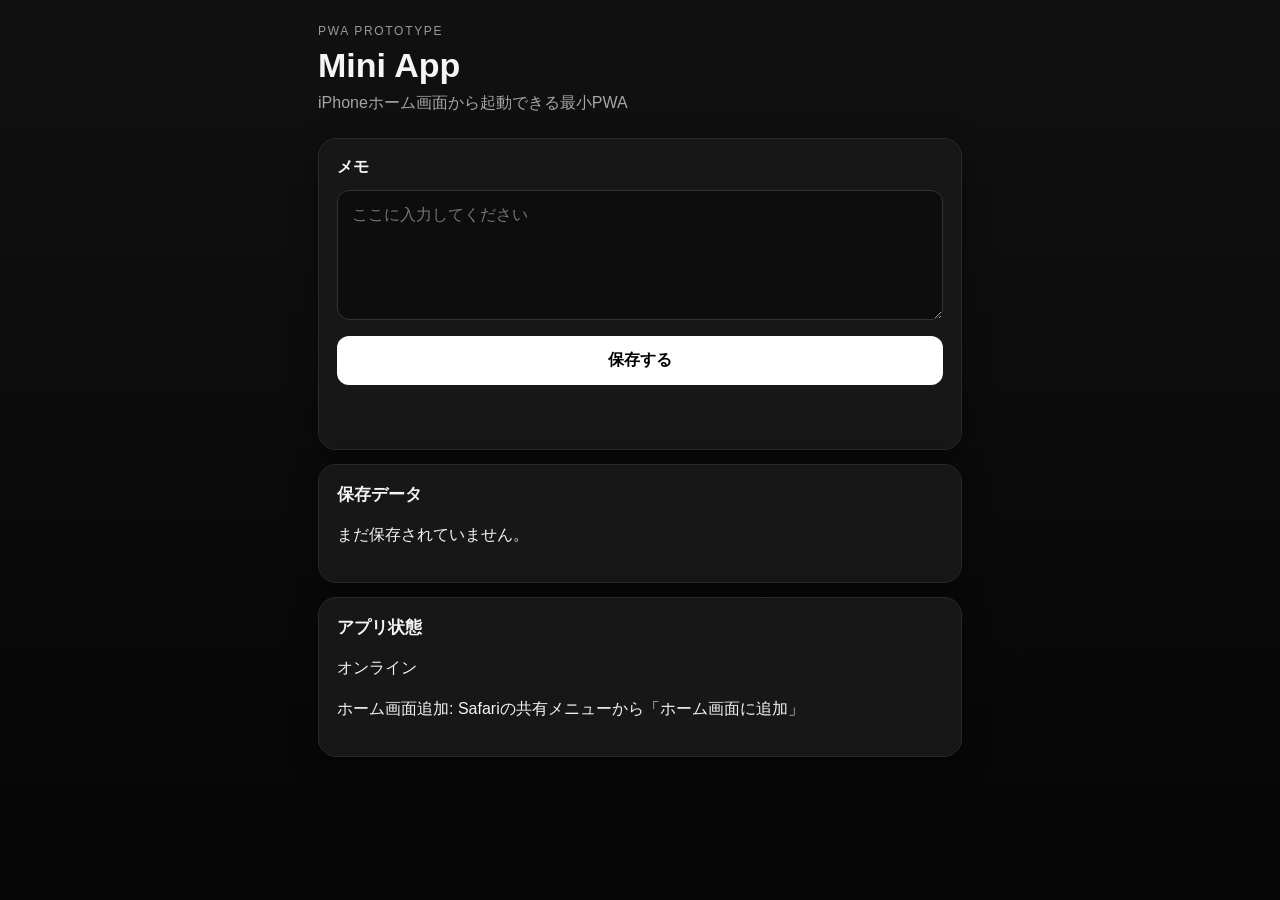
<file: index.html>
<!doctype html><html lang="ja"><head><meta charset="utf-8"><meta name="viewport" content="width=device-width,initial-scale=1,viewport-fit=cover"><meta name="theme-color" content="#0a0a0a"><meta name="apple-mobile-web-app-capable" content="yes"><meta name="apple-mobile-web-app-status-bar-style" content="black-translucent"><meta name="apple-mobile-web-app-title" content="PWA Mini App"><link rel="apple-touch-icon" href="./icon-512.png"><link rel="manifest" href="./manifest.json"><link rel="stylesheet" href="./style.css"><title>PWA Mini App</title></head><body><main class="app"><header><p class="eyebrow">PWA PROTOTYPE</p><h1>Mini App</h1><p class="subtitle">iPhoneホーム画面から起動できる最小PWA</p></header><section class="card"><label for="memo">メモ</label><textarea id="memo" placeholder="ここに入力してください"></textarea><button id="save" type="button">保存する</button><p id="status" class="status" aria-live="polite"></p></section><section class="card"><h2>保存データ</h2><p id="saved">まだ保存されていません。</p></section><section class="card"><h2>アプリ状態</h2><p id="connection">確認中...</p><p id="install">ホーム画面追加: Safariの共有メニューから「ホーム画面に追加」</p></section></main><script src="./app.js"></script></body></html>
</file>
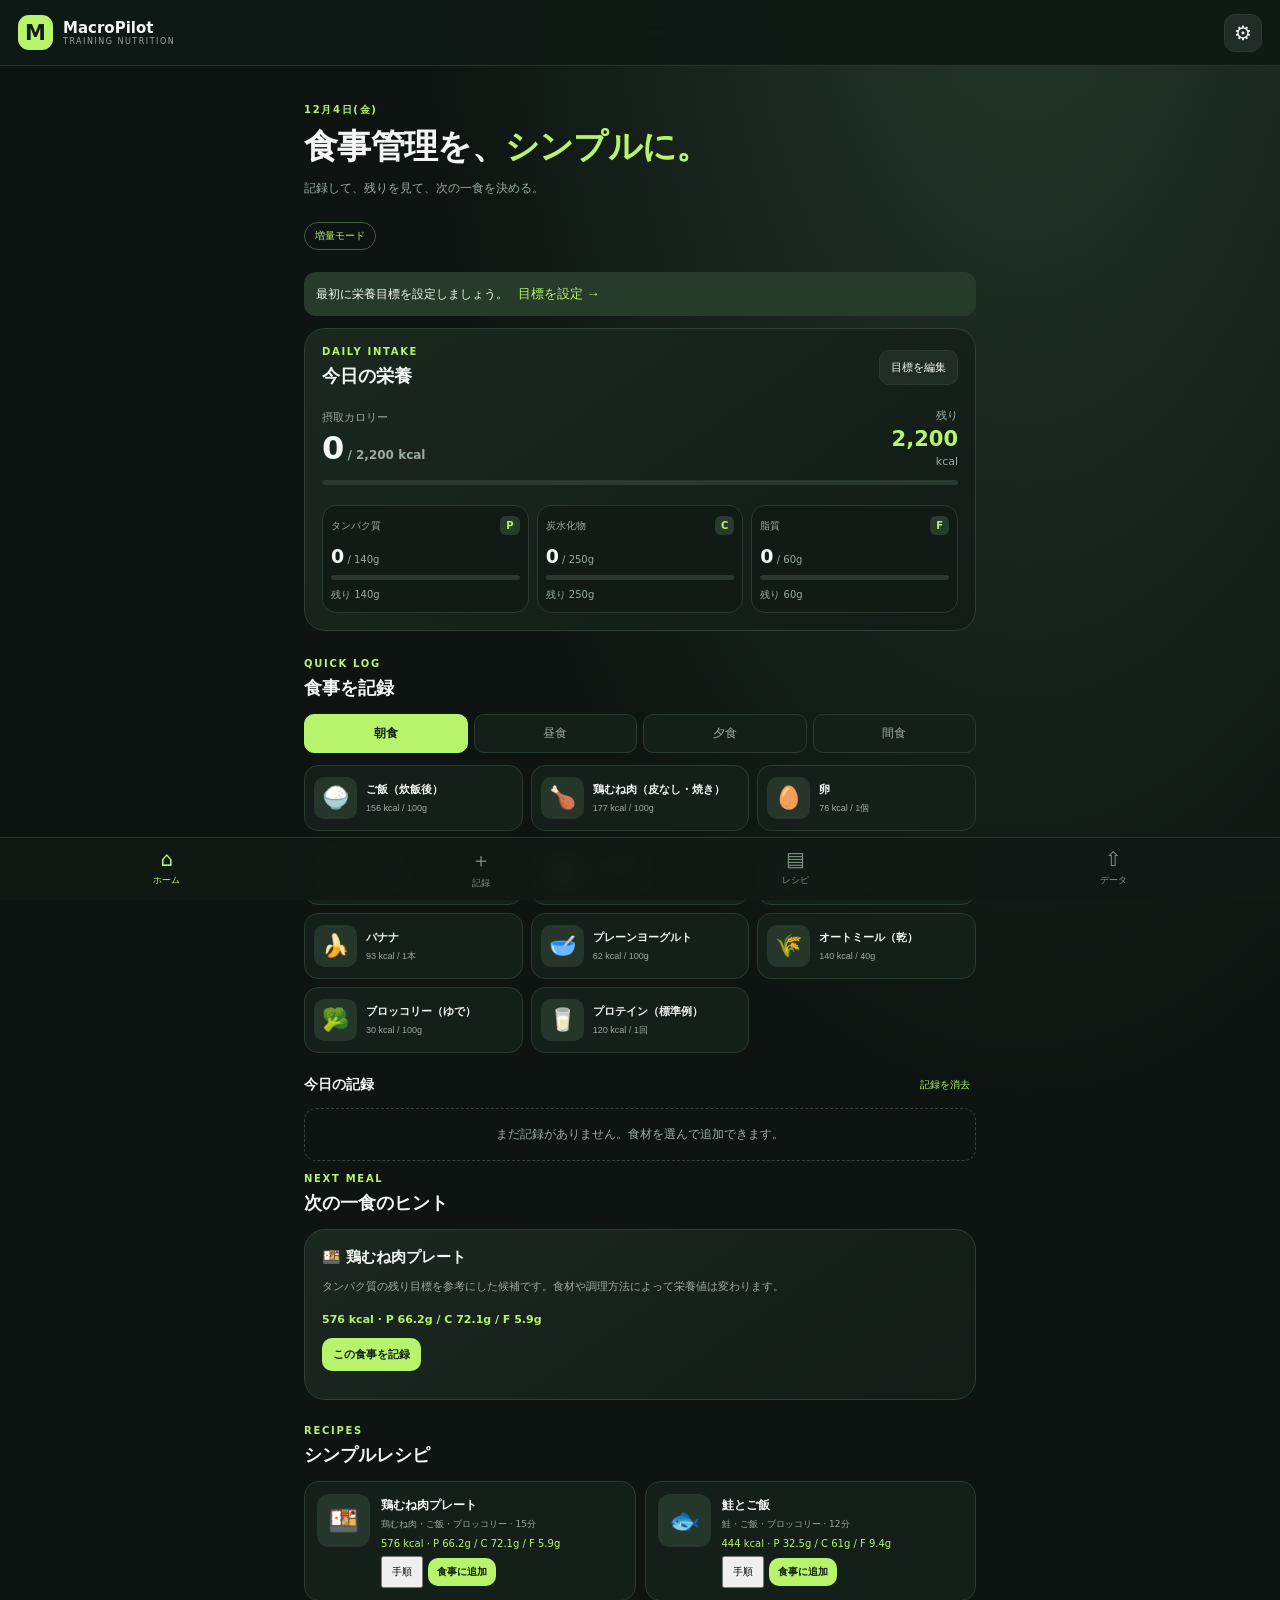
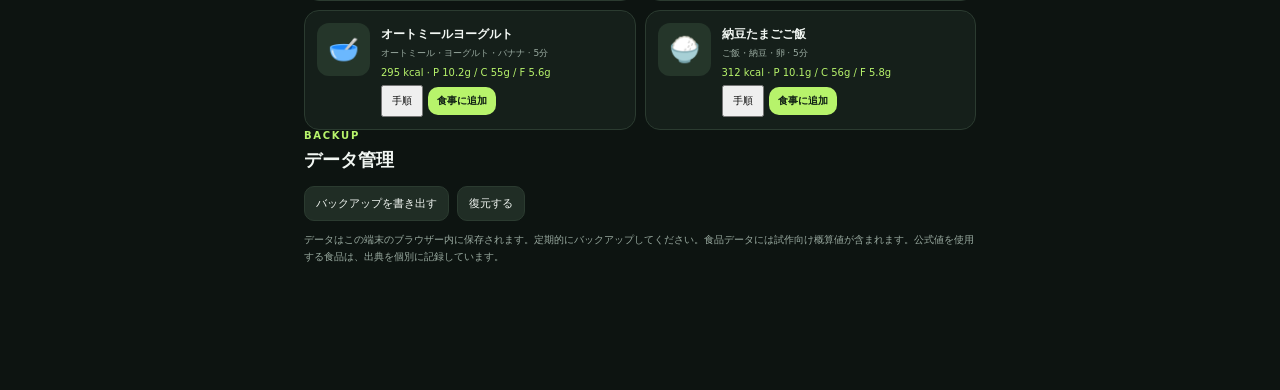
<file: macropilot/index.html>
<!doctype html><html lang="ja"><head><meta charset="utf-8"><meta name="viewport" content="width=device-width,initial-scale=1,viewport-fit=cover"><meta name="theme-color" content="#101915"><link rel="manifest" href="manifest.json"><link rel="stylesheet" href="style.css"><title>MacroPilot</title></head><body>
<header><div class="logo">M</div><div><b>MacroPilot</b><small>TRAINING NUTRITION</small></div><button id="settings" class="gear" aria-label="設定">⚙</button></header>
<main><section class="intro"><p id="date" class="eyebrow">TODAY</p><h1>食事管理を、<em>シンプルに。</em></h1><p class="muted">記録して、残りを見て、次の一食を決める。</p><span id="mode" class="pill">増量モード</span></section><p id="notice" class="notice" hidden>最初に栄養目標を設定しましょう。 <button id="setup">目標を設定 →</button></p>
<section class="panel"><div class="heading"><div><p class="eyebrow">DAILY INTAKE</p><h2>今日の栄養</h2></div><button id="edit" class="secondary">目標を編集</button></div><div class="calories"><div><small>摂取カロリー</small><div class="number"><span id="kcal">0</span><small> / <span id="kgoal">2200</span> kcal</small></div></div><div class="remain"><small>残り</small><b id="kleft">2200</b><small>kcal</small></div></div><div class="bar"><i id="kbar"></i></div><div class="macros"><div><label>タンパク質 <b>P</b></label><strong><span id="p">0</span><small> / <span id="gp">140</span>g</small></strong><div class="bar"><i id="bp"></i></div><small>残り <span id="lp">140</span>g</small></div><div><label>炭水化物 <b>C</b></label><strong><span id="c">0</span><small> / <span id="gc">250</span>g</small></strong><div class="bar blue"><i id="bc"></i></div><small>残り <span id="lc">250</span>g</small></div><div><label>脂質 <b>F</b></label><strong><span id="f">0</span><small> / <span id="gf">60</span>g</small></strong><div class="bar orange"><i id="bf"></i></div><small>残り <span id="lf">60</span>g</small></div></div></section>
<section><div class="heading"><div><p class="eyebrow">QUICK LOG</p><h2>食事を記録</h2></div></div><div id="tabs" class="tabs"><button class="active" data-meal="朝食">朝食</button><button data-meal="昼食">昼食</button><button data-meal="夕食">夕食</button><button data-meal="間食">間食</button></div><div id="foodList" class="food-grid"></div><div class="heading sub"><h3>今日の記録</h3><button id="clear" class="link">記録を消去</button></div><div id="logs"></div></section>
<section><div class="heading"><div><p class="eyebrow">NEXT MEAL</p><h2>次の一食のヒント</h2></div></div><div id="hint" class="hint"></div></section>
<section><div class="heading"><div><p class="eyebrow">RECIPES</p><h2>シンプルレシピ</h2></div></div><div id="recipes" class="recipes"></div></section>
<section><div class="heading"><div><p class="eyebrow">BACKUP</p><h2>データ管理</h2></div></div><div class="backup"><button id="export" class="secondary">バックアップを書き出す</button><label class="secondary">復元する<input id="import" type="file" accept="application/json"></label></div><p class="footnote">データはこの端末のブラウザー内に保存されます。定期的にバックアップしてください。食品データには試作向け概算値が含まれます。公式値を使用する食品は、出典を個別に記録しています。</p></section>
</main><nav><a class="active" href="#">⌂<small>ホーム</small></a><a href="#foodList">＋<small>記録</small></a><a href="#recipes">▤<small>レシピ</small></a><a href="#export">⇧<small>データ</small></a></nav>
<dialog id="goals"><form id="goalForm"><div class="heading"><h2>栄養目標を設定</h2><button type="button" id="close" class="gear">×</button></div><label>目標タイプ<select id="type"><option value="cut">減量</option><option value="bulk">増量</option><option value="maintain">維持</option></select></label><div class="fields"><label>カロリー (kcal)<input id="goalkcal" type="number" min="800" max="6000" step="50" value="2200" required></label><label>タンパク質 (g)<input id="goalp" type="number" min="0" max="500" value="140" required></label><label>炭水化物 (g)<input id="goalc" type="number" min="0" max="800" value="250" required></label><label>脂質 (g)<input id="goalf" type="number" min="0" max="300" value="60" required></label></div><p class="footnote">目標値はユーザー自身が設定してください。本アプリは医療・栄養指導の代替ではありません。</p><button class="primary full">目標を保存</button></form></dialog><div id="toast" role="status"></div><script src="nutrition-core.js"></script><script src="app.js"></script></body></html>
</file>
<file: style.css>
:root{font-family:-apple-system,BlinkMacSystemFont,"Segoe UI",sans-serif;color:#f5f5f5;background:#0a0a0a}*{box-sizing:border-box}body{margin:0;min-height:100svh;background:linear-gradient(180deg,#111,#050505)}.app{width:min(100%,680px);margin:auto;padding:calc(24px + env(safe-area-inset-top)) 18px calc(32px + env(safe-area-inset-bottom));padding-left:max(18px,env(safe-area-inset-left));padding-right:max(18px,env(safe-area-inset-right))}.eyebrow{font-size:12px;letter-spacing:.14em;opacity:.6;margin:0 0 8px}h1{font-size:34px;margin:0}.subtitle{opacity:.65;margin:8px 0 24px}.card{background:#171717;border:1px solid #292929;border-radius:18px;padding:18px;margin:14px 0;box-shadow:0 8px 30px #0005}label,h2{font-weight:700}h2{font-size:17px;margin:0 0 12px}textarea{width:100%;min-height:130px;margin:12px 0;padding:14px;border-radius:12px;border:1px solid #333;background:#0d0d0d;color:#fff;font:inherit;resize:vertical}button{width:100%;padding:14px;border:0;border-radius:12px;background:#fff;color:#000;font-weight:700;font-size:16px}.status{min-height:20px;font-size:13px;opacity:.7}.card p{line-height:1.6}
</file>
<file: macropilot/style.css>
:root{--bg:#0d1411;--panel:#151f1a;--line:#2b3b30;--text:#f2f7f3;--muted:#9aaba1;--accent:#b7f36b;--blue:#75c6f3;--orange:#f2b66d}*{box-sizing:border-box}html{scroll-behavior:smooth;scroll-padding-top:75px}body{margin:0;background:radial-gradient(ellipse at 80% -10%,#263a2c,transparent 42%),var(--bg);color:var(--text);font-family:system-ui,-apple-system,"Noto Sans JP",sans-serif;padding-bottom:85px}header{height:66px;display:flex;align-items:center;gap:10px;padding:0 18px;border-bottom:1px solid #27352b;position:sticky;top:0;background:#101915ed;backdrop-filter:blur(15px);z-index:3}header .logo{background:var(--accent);color:#102015;border-radius:11px;width:35px;height:35px;display:grid;place-items:center;font-size:21px;font-weight:800}header b{display:block;font-size:15px}header small{display:block;color:var(--muted);font-size:8px;letter-spacing:1.5px}.gear{margin-left:auto;background:#202d25;color:var(--text);border:1px solid var(--line);border-radius:11px;width:38px;height:38px;font-size:20px}main{max-width:720px;margin:auto;padding:22px 15px}.intro{position:relative;margin:7px 0 22px}.eyebrow{color:var(--accent);font-size:10px;letter-spacing:1.7px;font-weight:700;margin:0 0 7px}.intro h1{font-size:27px;line-height:1.3;letter-spacing:-.7px;margin:0 0 8px}.intro em{font-style:normal;color:var(--accent)}.muted{color:var(--muted);font-size:12px}.pill{display:inline-block;border:1px solid #465c43;border-radius:99px;padding:6px 10px;color:var(--accent);font-size:10px;margin-top:13px}.panel,.hint{background:linear-gradient(145deg,#1a2820,#131b17);border:1px solid #2d4033;border-radius:21px;padding:17px;margin-bottom:27px}.heading{display:flex;align-items:center;justify-content:space-between;gap:10px;margin:0 0 14px}.heading h2{font-size:18px;margin:0}.heading h3{font-size:14px;margin:0}.secondary{border:1px solid var(--line);background:#202d25;color:var(--text);padding:9px 11px;border-radius:10px;font-size:11px}.calories{display:flex;justify-content:space-between;align-items:center;margin:20px 0 12px}.calories small,.remain small{display:block;color:var(--muted);font-size:11px}.number{font-size:32px;font-weight:750;letter-spacing:-1px;margin-top:4px}.number small{display:inline;font-size:12px;letter-spacing:0}.remain{text-align:right}.remain b{display:block;color:var(--accent);font-size:21px;margin:4px 0}.bar{height:5px;background:#2a3830;border-radius:20px;overflow:hidden;margin-top:8px}.bar i{display:block;width:0;height:100%;background:var(--accent);border-radius:20px}.bar.blue i{background:var(--blue)}.bar.orange i{background:var(--orange)}.macros{display:grid;grid-template-columns:repeat(3,minmax(0,1fr));gap:8px;margin-top:20px}.macros>div{background:#111a15;border:1px solid var(--line);border-radius:14px;padding:10px 8px}.macros label{font-size:10px;color:var(--muted);display:flex;align-items:center;justify-content:space-between}.macros label b{background:#283b2c;color:var(--accent);border-radius:6px;padding:4px 6px}.macros strong{display:block;font-size:19px;margin-top:10px;white-space:nowrap}.macros strong small{font-size:10px;color:var(--muted);font-weight:400}.macros>div>small{display:block;color:var(--muted);font-size:10px;margin-top:8px}.tabs{display:grid;grid-template-columns:repeat(4,1fr);gap:6px;margin-bottom:12px}.tabs button{background:var(--panel);color:var(--muted);border:1px solid var(--line);padding:10px 2px;border-radius:10px;font-size:12px}.tabs button.active{background:var(--accent);color:#102015;border-color:var(--accent);font-weight:700}.food-grid{display:grid;grid-template-columns:repeat(2,minmax(0,1fr));gap:8px}.food{display:flex;align-items:center;text-align:left;gap:9px;background:var(--panel);border:1px solid var(--line);border-radius:14px;padding:11px 9px;color:var(--text);min-height:65px}.food>span{font-size:22px;background:#26362b;border-radius:10px;padding:8px}.food b{font-size:11px;line-height:1.5}.food small,.log small,.recipe small{display:block;color:var(--muted);font-size:9px;margin-top:4px;font-weight:400}.sub{margin-top:23px}.link{background:none;border:0;color:var(--accent);font-size:10px}.empty{border:1px dashed #35453a;border-radius:12px;padding:17px;text-align:center;color:var(--muted);font-size:12px}.log{display:flex;align-items:center;gap:9px;padding:12px 0;border-bottom:1px solid var(--line)}.log>span{font-size:20px}.log>div{flex:1;min-width:0}.log b{font-size:11px}.log>strong{font-size:11px;white-space:nowrap}.log button{background:none;border:0;color:var(--muted);font-size:20px}.hint{margin:0 0 25px}.hint>b{font-size:15px}.hint p{font-size:11px;line-height:1.7;color:var(--muted)}.hint strong{font-size:11px;color:var(--accent)}button{cursor:pointer}.accent,.primary{background:var(--accent);color:#102015;border:0;border-radius:10px;padding:9px 11px;font-size:11px;font-weight:700}.recipes{display:grid;gap:9px}.recipe{display:grid;grid-template-columns:53px 1fr;gap:11px;background:var(--panel);border:1px solid var(--line);border-radius:15px;padding:12px}.art{display:grid;place-items:center;background:#25362a;border-radius:12px;font-size:25px;width:53px;height:53px}.recipe b{font-size:12px}.recipe p{font-size:10px;color:var(--accent);margin:7px 0}.recipe button{padding:7px 9px;font-size:10px}.backup{display:flex;gap:8px;flex-wrap:wrap}.backup label{cursor:pointer}.backup input{display:none}.footnote{font-size:10px;line-height:1.7;color:var(--muted)}nav{position:fixed;bottom:0;left:0;right:0;display:flex;justify-content:space-around;background:#101915f2;backdrop-filter:blur(15px);border-top:1px solid #27352b;padding:9px 8px max(10px,env(safe-area-inset-bottom));z-index:4}nav a{display:flex;flex-direction:column;align-items:center;gap:3px;color:#819187;text-decoration:none;font-size:20px}nav a.active{color:var(--accent)}nav small{font-size:9px}dialog{background:#152019;color:var(--text);border:1px solid #3b5141;border-radius:20px;width:calc(100% - 26px);max-width:430px;padding:20px}dialog::backdrop{background:#0009;backdrop-filter:blur(4px)}dialog form>label,.fields label{display:flex;flex-direction:column;gap:7px;font-size:12px;color:var(--muted);margin:12px 0}input,select{background:#0f1712;color:var(--text);border:1px solid #35473a;border-radius:10px;padding:11px;width:100%;font:inherit}.fields{display:grid;grid-template-columns:1fr 1fr;gap:8px}.full{width:100%;margin-top:8px}.notice{background:#273b2b;padding:12px;border-radius:12px;font-size:12px}.notice button{background:none;border:0;color:var(--accent)}#toast{position:fixed;bottom:85px;left:50%;transform:translate(-50%,20px);opacity:0;pointer-events:none;background:#e2ffc2;color:#142016;padding:11px 16px;border-radius:11px;font-size:12px;transition:.2s;z-index:9}#toast.show{opacity:1;transform:translate(-50%,0)}@media(min-width:600px){main{padding:30px 24px}.intro h1{font-size:34px}.food-grid{grid-template-columns:repeat(3,1fr)}.recipes{grid-template-columns:1fr 1fr}}@media(max-width:350px){.macros strong{font-size:16px}.macros>div{padding:9px 5px}.intro h1{font-size:23px}}
</file>
